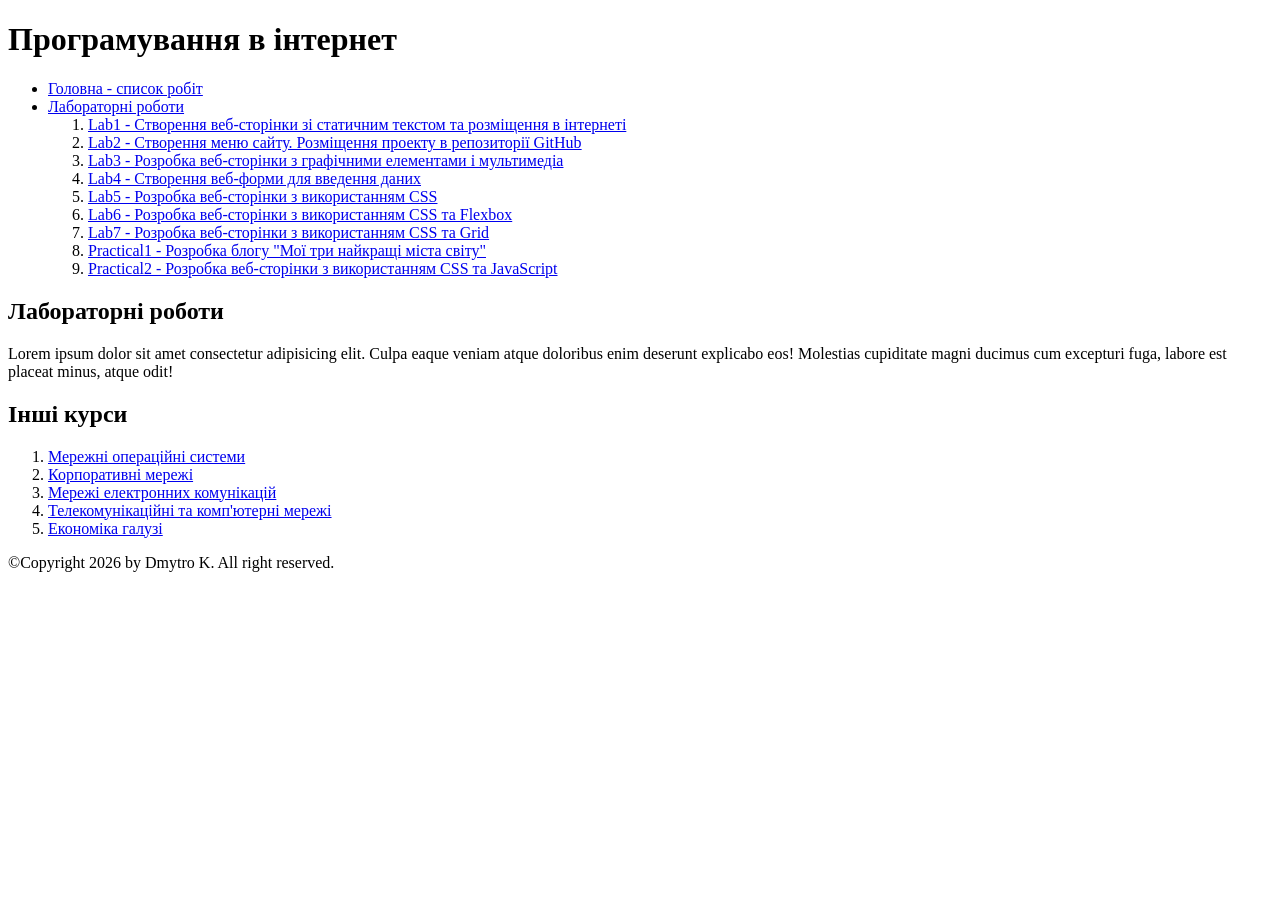
<file: index.html>
<!DOCTYPE html>
<html lang="en">
<head>
    <meta charset="UTF-8">
    <meta name="viewport" content="width=device-width, initial-scale=1.0">
    <title>Document</title>
</head>
<body>
    <header>
        <h1>Програмування в інтернет</h1>
        <nav>
            <ul>
                <li> <a href="index.html"> Головна - список робіт </a> </li>
                <li> <a href="#labs"> Лабораторні роботи </a> 
                <ol>
                    <li> <a href="lab1/index.html"> Lab1 - Створення веб-сторінки зі статичним текстом та розміщення в інтернеті </a> </li>
                    <li> <a href="lab2/index.html"> Lab2 - Створення меню сайту. Розміщення проекту в репозиторії GitHub </a> </li>
                    <li> <a href="lab3/index.html"> Lab3 - Розробка веб-сторінки з графічними елементами і мультимедіа </a> </li>
                    <li> <a href="lab4/index.html"> Lab4 - Створення веб-форми для введення даних </a> </li>
                    <li> <a href="lab5/index.html"> Lab5 - Розробка веб-сторінки з використанням CSS </a> </li>
                    <li> <a href="lab6/index.html"> Lab6 - Розробка веб-сторінки з використанням CSS та Flexbox </a> </li>
                    <li> <a href="lab7/index.html"> Lab7 - Розробка веб-сторінки з використанням CSS та Grid </a> </li>
                    <li> <a href="Practical1/index.html"> Practical1 - Розробка блогу "Мої три найкращі міста світу" </a> </li>
                    <li> <a href="Practical2/index.html"> Practical2 - Розробка веб-сторінки з використанням CSS та JavaScript </a> </li>
                </ol>
                </li>
            </ul>
        </nav>
    </header>

    <main>
        <article>
            <h2 id="labs">Лабораторні роботи</h2>
            <p>Lorem ipsum dolor sit amet consectetur adipisicing elit. Culpa eaque veniam atque doloribus enim deserunt explicabo eos! Molestias cupiditate magni ducimus cum excepturi fuga, labore est placeat minus, atque odit!</p>
        </article>
    </main>

    <aside>
        <h2>Інші курси</h2>
        <ol>
            <li> <a href="https://www.coursera.org/learn/os-power-user-ua"> Мережні операційні системи</a> </li>
            <li> <a href="https://ukr.pritula.academy/teams?utm_source=google&utm_medium=cpc&utm_campaign=23455002239&utm_content=192275936075&utm_term=%D0%BA%D0%BE%D1%80%D0%BF%D0%BE%D1%80%D0%B0%D1%82%D0%B8%D0%B2%D0%BD%D1%96%20%D0%BA%D1%83%D1%80%D1%81%D0%B8&utm_from=g&utm_from=google_ads&gad_source=1&gad_campaignid=23455002239&gbraid=0AAAAADnHyifTEA5CLPU2UcMoDnzvBg2Vv&gclid=CjwKCAjwqonVBhA4EiwA9wYJ3WYX-4rgrewvfRuen-bCdZjtJTmVHyuNTRSi-ZkZAAVYutgE5fQLlRoCRPkQAvD_BwE">Корпоративні мережі</a> </li>
            <li> <a href="https://www.ucnovator.com.ua/uk/navchannia/kke-course/">Мережі електронних комунікацій</a>  </li>
            <li> <a href="https://econom.lnu.edu.ua/course/kompyuterni-merezhi-i-telekomunikatsiji-073-i">Телекомунікаційні та комп'ютерні мережі</a> </li>
            <li> <a href="https://laba.ua/lecture/upravlinnya-finansami-v-biznesi?utm_source=google&utm_medium=cpc&utm_campaign=course&utm_content=search-course_DSA-ua&gad_source=1&gad_campaignid=22995653400&gbraid=0AAAAADkc1S6RNFqD0cpH_S4sEz3a5wS8L&gclid=CjwKCAjwqonVBhA4EiwA9wYJ3Ul9RNosT_lwOTE1ayXXeICo7tXJciAFgh8ujQxdEO337su3h__ZYBoCb80QAvD_BwE">Економіка галузі</a> </li>
        </ol>
    </aside>

    <footer>
        &copy;Copyright 2026 by Dmytro K. All right reserved.
    </footer>
</body>
</html>
</file>
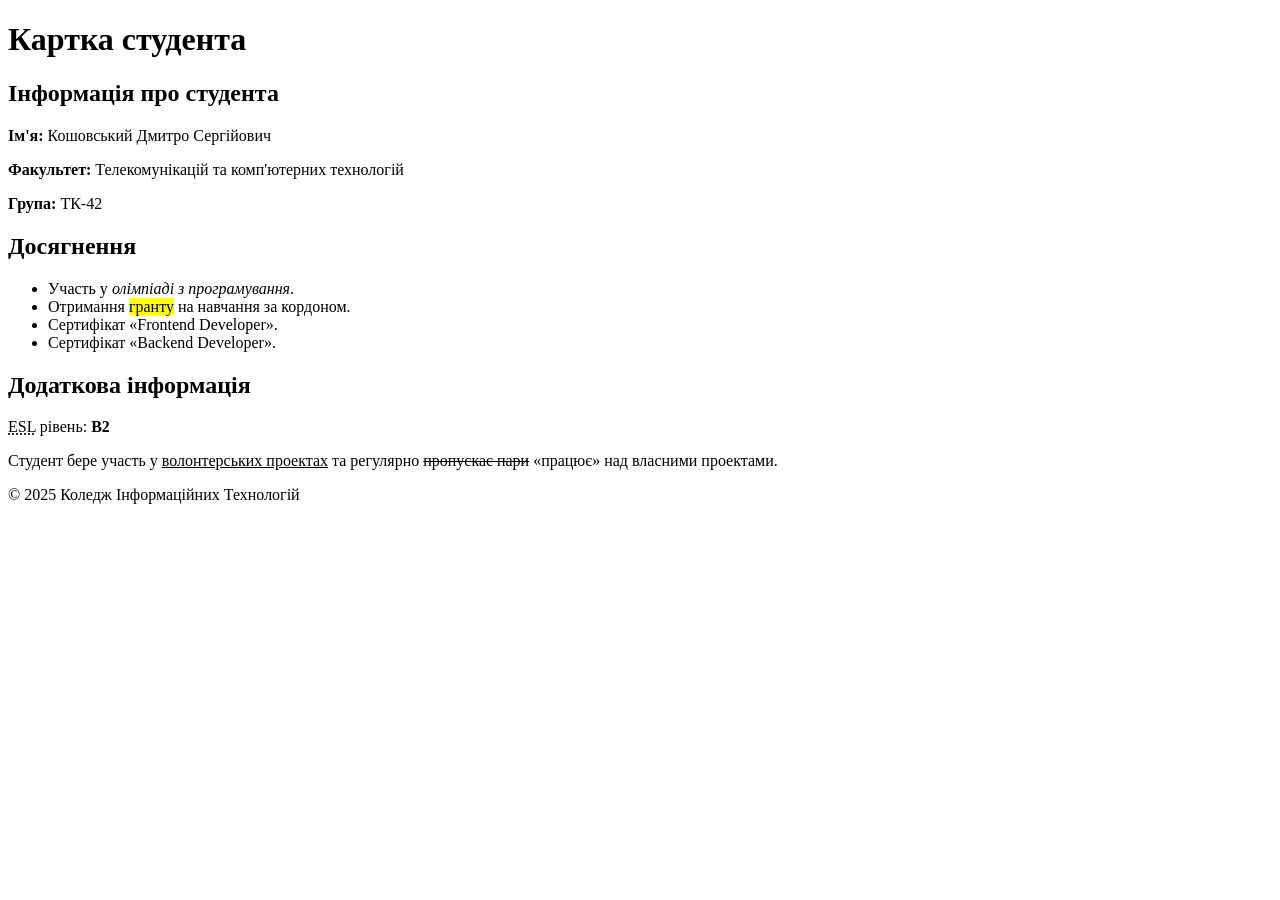
<file: lab1/index.html>
<!DOCTYPE html>
<html lang="uk">
<head>
    <meta charset="UTF-8">
    <title>Картка студента</title>
</head>
<body>
    <header>
        <h1>Картка студента</h1>
    </header>

    <main>
        <section>
            <h2>Інформація про студента</h2>

            <p><strong>Ім'я:</strong> Кошовський Дмитро Сергійович</p>
            <p><strong>Факультет:</strong> Телекомунікацій та комп'ютерних технологій </p>
            <p><strong>Група:</strong> ТК-42</p>
        </section>

        <section>
            <h2>Досягнення</h2>
            <ul>
                <li>Участь у <em>олімпіаді з програмування</em>.</li>
                <li>Отримання <mark>гранту</mark> на навчання за кордоном.</li>
                <li>Сертифікат «Frontend Developer».</li>
                <li>Сертифікат «Backend Developer».</li>
            </ul>
        </section>

        <section>
            <h2>Додаткова інформація</h2>

            <p><abbr title="English as a Second Language">ESL</abbr> рівень: <strong>B2</strong></p>

            <p>
                Студент бере участь у <ins>волонтерських проектах</ins> та регулярно
                <del>пропускає пари</del> <q>працює</q> над власними проектами.
            </p>
        </section>
    </main>

    <footer>
        <p>© 2025 Коледж Інформаційних Технологій</p>
    </footer>
</body>
</html>
</file>
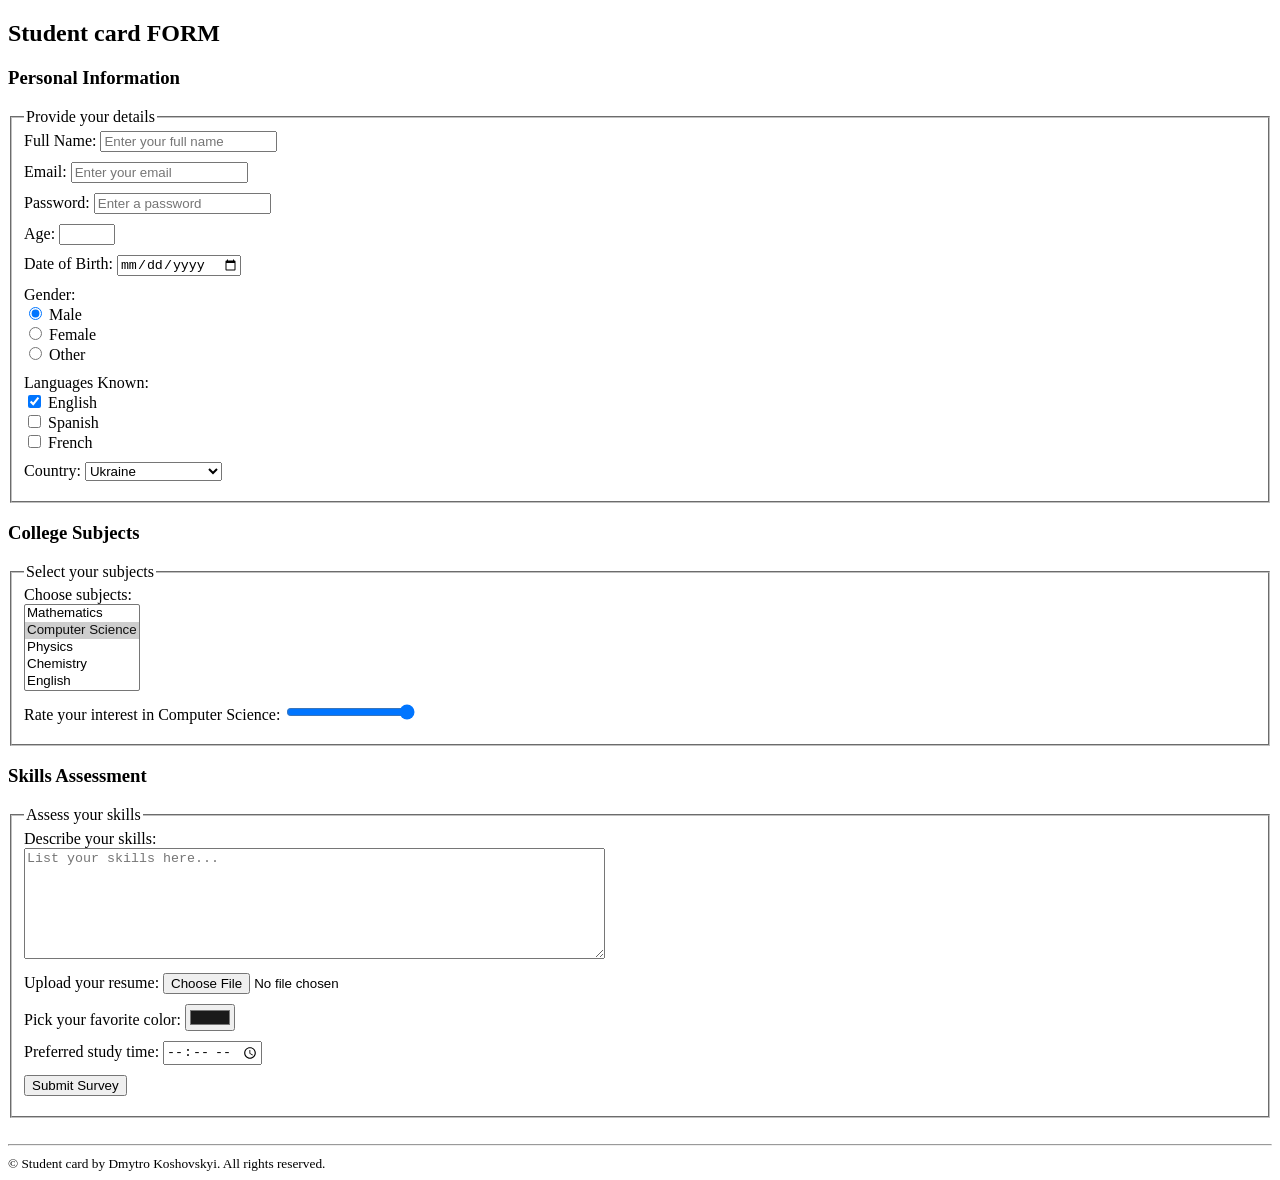
<file: lab4/index.html>
<!DOCTYPE html>
<html lang="en">

<head>
    <meta charset="UTF-8">
    <meta name="viewport" content="width=device-width, initial-scale=1.0">
    <title>Student card FORM</title>
    <style>
        div {
            margin-bottom: 10px;
        }
    </style>
</head>

<body>
    <header>
        <h2>Student card FORM</h2>
    </header>

    <main>
        <section>
            <form action="." method="post" enctype="multipart/form-data">
                <h3>Personal Information</h3>
                <fieldset>
                    <legend>Provide your details</legend>

                    <div>
                        <label for="fullname">Full Name:</label>
                        <input type="text" id="fullname" name="fullname" placeholder="Enter your full name" value="" required>
                    </div>

                    <div>
                        <label for="email">Email:</label>
                        <input type="email" id="email" name="email" placeholder="Enter your email" value="" required>
                    </div>

                    <div>
                        <label for="password">Password:</label>
                        <input type="password" id="password" name="password" placeholder="Enter a password" required>
                    </div>

                    <div>
                        <label for="age">Age:</label>
                        <input type="number" id="age" name="age" min="0" max="120" required>
                    </div>

                    <div>
                        <label for="date">Date of Birth:</label>
                        <input type="date" id="date" name="date">
                    </div>

                    <div>
                        <label>Gender:</label><br>
                        <input type="radio" id="male" name="gender" value="male" checked>
                        <label for="male">Male</label><br>
                        <input type="radio" id="female" name="gender" value="female">
                        <label for="female">Female</label><br>
                        <input type="radio" id="other" name="gender" value="other">
                        <label for="other">Other</label>
                    </div>

                    <div>
                        <label>Languages Known:</label><br>
                        <input type="checkbox" id="languages1" name="languages" value="english" checked>
                        <label for="languages1">English</label><br>
                        <input type="checkbox" id="languages2" name="languages" value="spanish">
                        <label for="languages2">Spanish</label><br>
                        <input type="checkbox" id="languages3" name="languages" value="french">
                        <label for="languages3">French</label>
                    </div>

                    <div>
                        <label for="country">Country:</label>
                        <select id="country" name="country" required>
                            <option value="">Select your country</option>
                            <option value="ukraine" selected>Ukraine</option>
                            <option value="usa">USA</option>
                            <option value="canada">Canada</option>
                            <option value="uk">UK</option>
                        </select>
                    </div>

                </fieldset>

                <h3>College Subjects</h3>

                <fieldset>
                    <legend>Select your subjects</legend>

                    <div>
                        <label for="subjects">Choose subjects:</label>
                        <br>
                        <select multiple id="subjects" name="subjects" size="5">
                            <option value="math">Mathematics</option>
                            <option value="cs" selected>Computer Science</option>
                            <option value="physics">Physics</option>
                            <option value="chemistry">Chemistry</option>
                            <option value="english">English</option>
                        </select>
                    </div>

                    <div>
                        <label for="range">Rate your interest in Computer Science:</label>
                        <input type="range" id="range" name="range" min="1" max="10" value="10">
                    </div>

                </fieldset>

                <h3>Skills Assessment</h3>
                <fieldset>
                    <legend>Assess your skills</legend>
                    <div>
                        <label for="textarea">Describe your skills:</label>
                        <br>
                        <textarea id="textarea" name="textarea" rows="7" cols="70" placeholder="List your skills here..."></textarea>
                    </div>

                    <div>
                        <label for="file">Upload your resume:</label>
                        <input type="file" id="file" name="file">
                    </div>
                    
                    <div>
                        <label for="color">Pick your favorite color:</label>
                        <input type="color" id="color" name="color" value="#1a1a1a">
                    </div>

                    <div>
                        <label for="time">Preferred study time:</label>
                        <input type="time" id="time" name="time">
                    </div>
                    <div>
                        <button type="submit">Submit Survey</button>
                    </div>
                </fieldset>
            </form>
        </section>
    </main>

    <br>
    <hr>
    <footer>
        <small>&copy; Student card by Dmytro Koshovskyi. All rights reserved.</small>
    </footer>

</body>
</html>
</file>
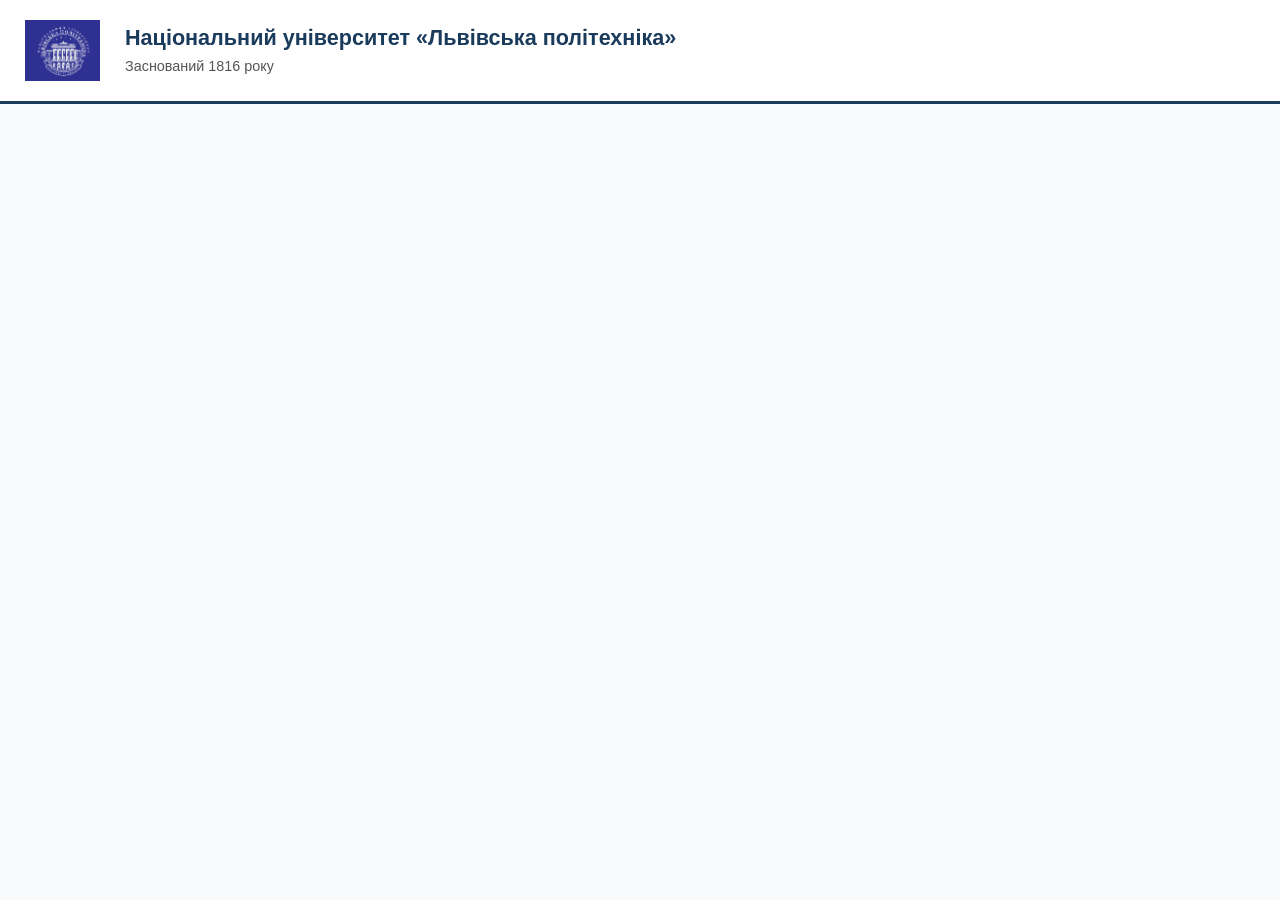
<file: lab5/index.html>
<!DOCTYPE html>
<html lang="uk">
<head>
    <meta charset="UTF-8">
    <meta name="viewport" content="width=device-width, initial-scale=1.0">
    <title>Лабораторна робота №5 - Варіант 2</title>
    <link rel="stylesheet" href="css/styles.css">
</head>
<body>

    <header id="logos_container" class="logos-header">
        <div class="container logos-wrapper">
            <div class="logo-box">
                <a href="https://lpnu.ua/" class="logo-link" title="Головна">
                    <img src="images/logo.png" alt="Львівська політехніка" class="logo-img">
                </a>
            </div>
            <div class="title-box">
                <h1 class="site-title">Національний університет «Львівська політехніка»</h1>
                <p class="site-subtitle">Заснований 1816 року</p>
            </div>
        </div>
    </header>

</body>
</html>
</file>
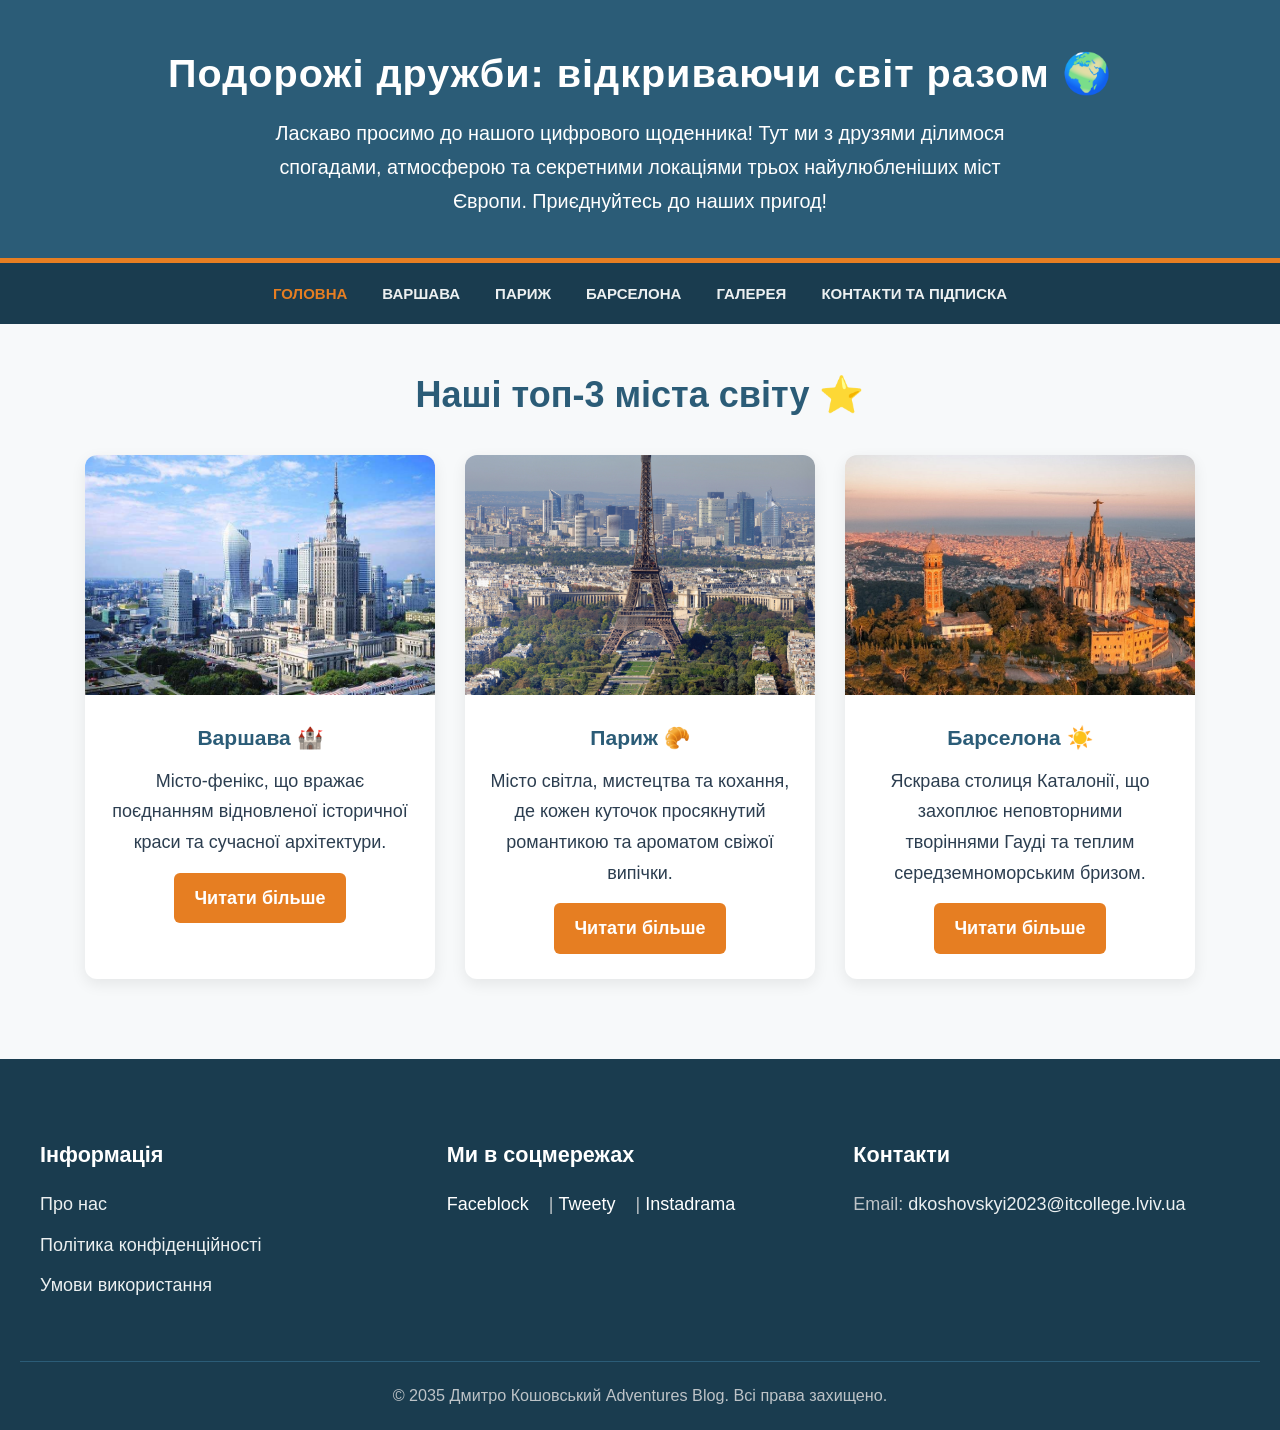
<file: Practical1/index.html>
<!DOCTYPE html>
<html lang="uk">
<head>
    <meta charset="UTF-8">
    <meta name="viewport" content="width=device-width, initial-scale=1.0">
    <title>Global Adventures Blog — Головна</title>
    <link rel="stylesheet" href="css/style.css">
    <link rel="icon" href="img/favicon.ico" type="image/x-icon">
</head>
<body>

    <header class="site-header">
        <h1>Подорожі дружби: відкриваючи світ разом <span role="img" aria-label="глобус">🌍</span></h1>
        <p>Ласкаво просимо до нашого цифрового щоденника! Тут ми з друзями ділимося спогадами, атмосферою та секретними локаціями трьох найулюбленіших міст Європи. Приєднуйтесь до наших пригод!</p>
    </header>

    <nav class="main-nav">
        <ul>
            <li><a href="index.html" class="active">Головна</a></li>
            <li><a href="warsaw.html">Варшава</a></li>
            <li><a href="paris.html">Париж</a></li>
            <li><a href="barcelona.html">Барселона</a></li>
            <li><a href="gallery.html">Галерея</a></li>
            <li><a href="contact.html">Контакти та Підписка</a></li>
        </ul>
    </nav>

    <main>
        <section class="intro-cards">
            <h2>Наші топ-3 міста світу <span role="img" aria-label="зірка">⭐</span></h2>
            <div class="card-grid">
                
                <figure class="city-card">
                    <img src="img/warsaw.jpg" alt="Старе місто у Варшаві">
                    <figcaption>
                        <h3>Варшава <span role="img" aria-label="замок">🏰</span></h3>
                        <p>Місто-фенікс, що вражає поєднанням відновленої історичної краси та сучасної архітектури.</p>
                        <a href="warsaw.html" class="btn">Читати більше</a>
                    </figcaption>
                </figure>

                <figure class="city-card">
                    <img src="img/paris.jpg" alt="Ейфелева вежа в Парижі">
                    <figcaption>
                        <h3>Париж <span role="img" aria-label="круасан">🥐</span></h3>
                        <p>Місто світла, мистецтва та кохання, де кожен куточок просякнутий романтикою та ароматом свіжої випічки.</p>
                        <a href="paris.html" class="btn">Читати більше</a>
                    </figcaption>
                </figure>

                <figure class="city-card">
                    <img src="img/barcelona.jpg" alt="Архітектура Гауді в Барселоні">
                    <figcaption>
                        <h3>Барселона <span role="img" aria-label="сонце">☀️</span></h3>
                        <p>Яскрава столиця Каталонії, що захоплює неповторними творіннями Гауді та теплим середземноморським бризом.</p>
                        <a href="barcelona.html" class="btn">Читати більше</a>
                    </figcaption>
                </figure>

            </div>
        </section>
    </main>

    <footer class="site-footer">
        <div class="footer-content">
            <div class="footer-links">
                <h4>Інформація</h4>
                <ul>
                    <li><a href="#">Про нас</a></li>
                    <li><a href="#">Політика конфіденційності</a></li>
                    <li><a href="#">Умови використання</a></li>
                </ul>
            </div>

            <div class="footer-socials">
                <h4>Ми в соцмережах</h4>
                <a href="#">Faceblock</a> |
                <a href="#">Tweety</a> |
                <a href="#">Instadrama</a>
            </div>

            <div class="footer-contact">
                <h4>Контакти</h4>
                <p>Email: <a href="mailto:dkoshovskyi2023@itcollege.lviv.ua">dkoshovskyi2023@itcollege.lviv.ua</a></p>
            </div>
        </div>
        <div class="footer-copyright">
            <p>&copy; 2035 Дмитро Кошовський Adventures Blog. Всі права захищено.</p>
        </div>
    </footer>

</body>
</html>
</file>
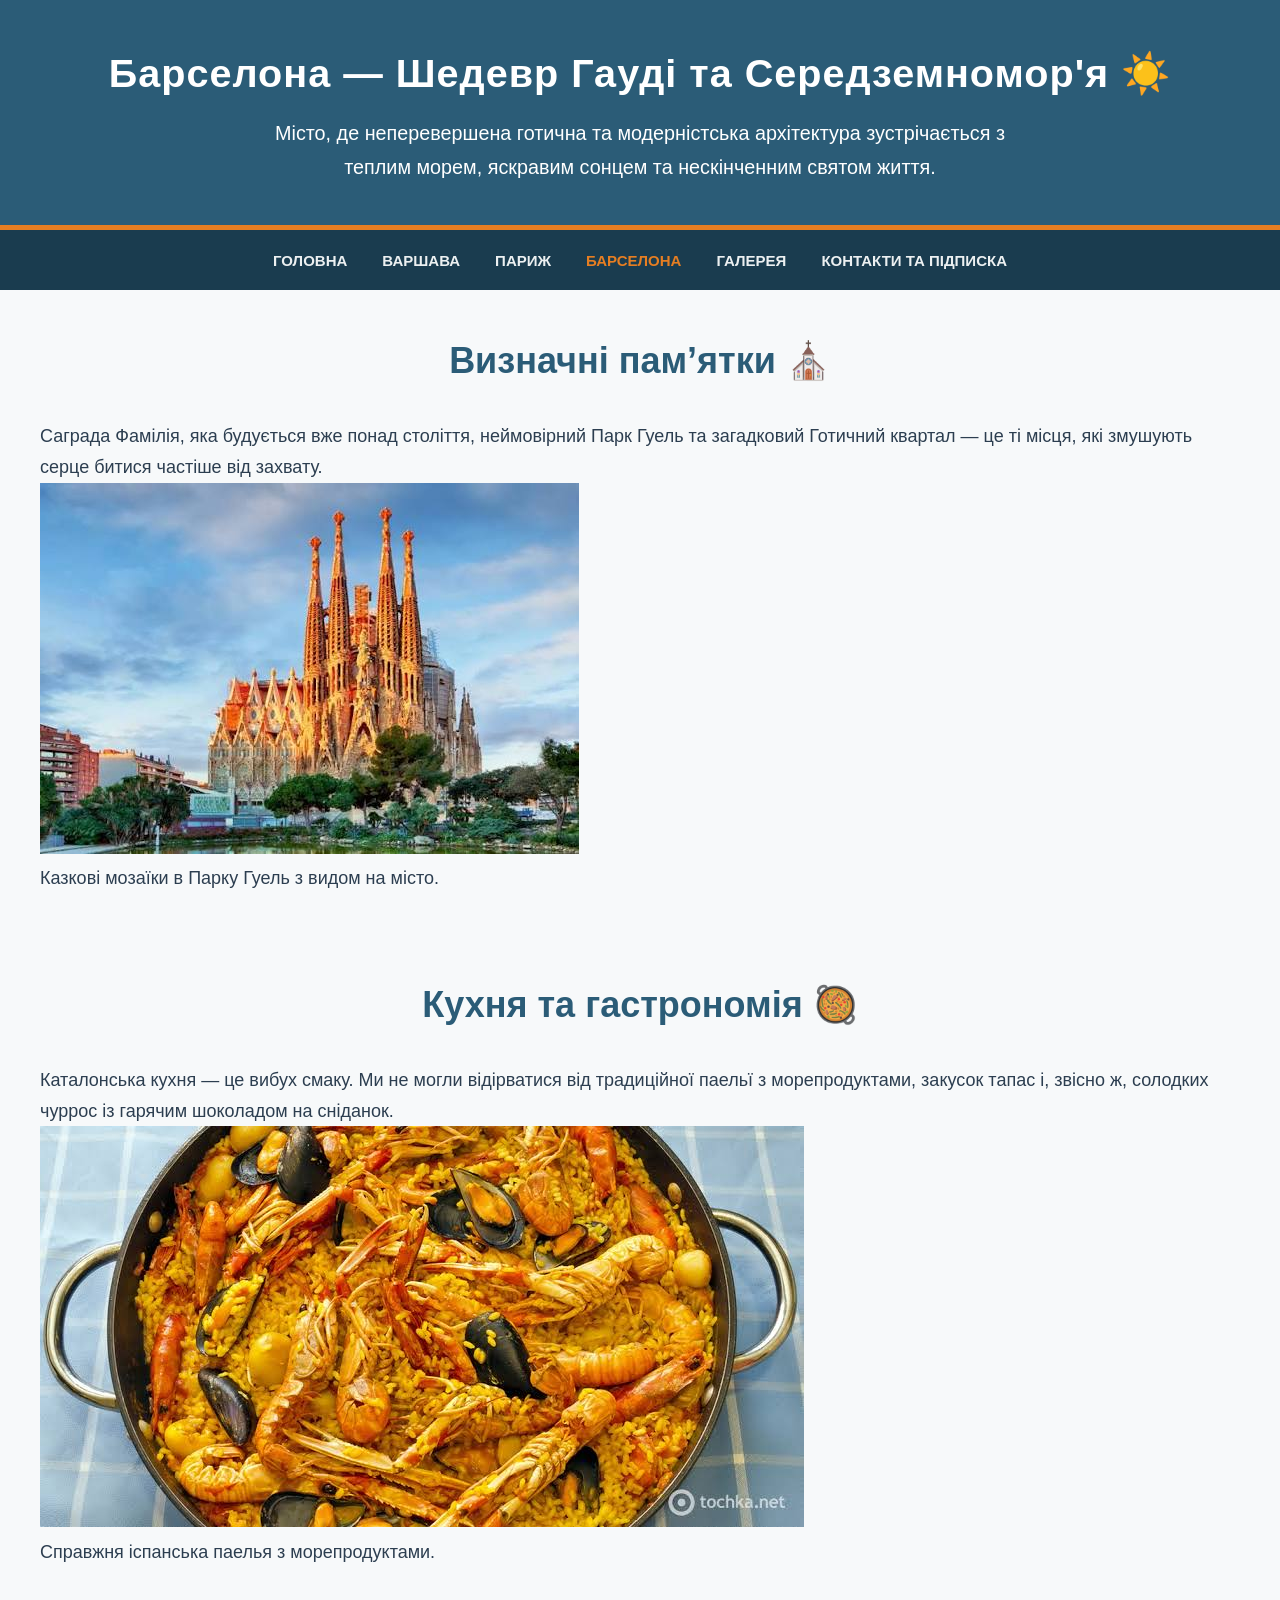
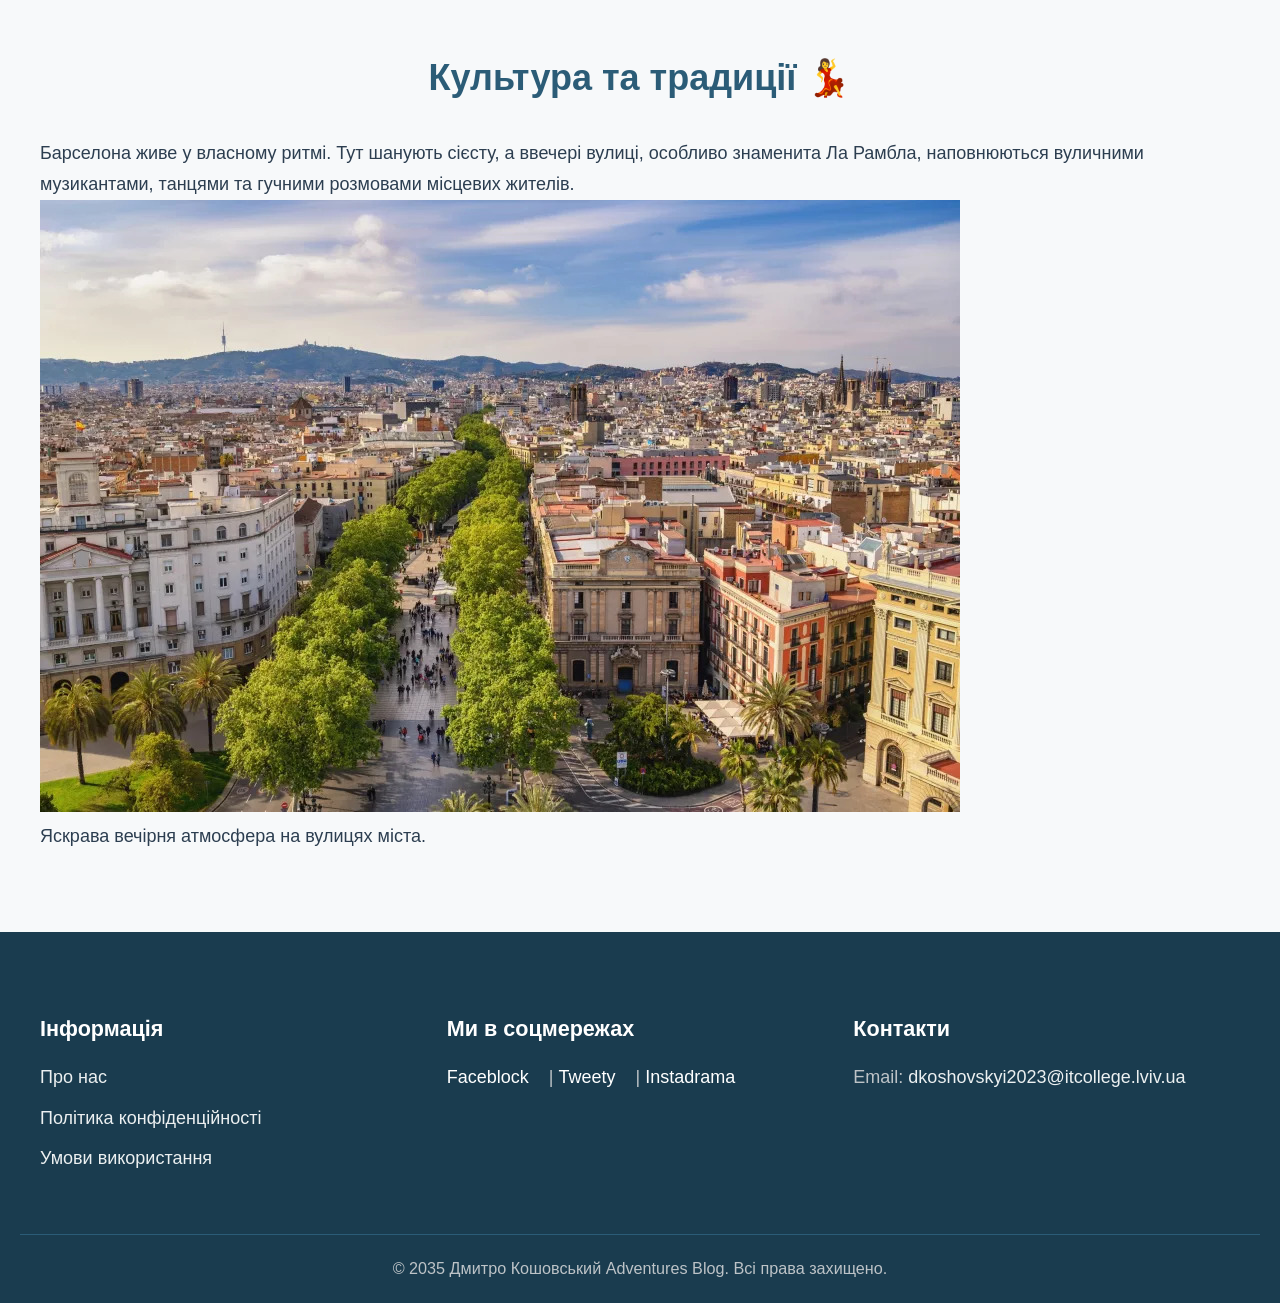
<file: Practical1/barcelona.html>
<!DOCTYPE html>
<html lang="uk">
<head>
    <meta charset="UTF-8">
    <meta name="viewport" content="width=device-width, initial-scale=1.0">
    <title>Барселона — Global Adventures Blog</title>
    <link rel="stylesheet" href="css/style.css">
    <link rel="icon" href="img/favicon.ico" type="image/x-icon">
</head>
<body>

    <header class="site-header">
        <h1>Барселона — Шедевр Гауді та Середземномор'я <span role="img" aria-label="сонце">☀️</span></h1>
        <p>Місто, де неперевершена готична та модерністська архітектура зустрічається з теплим морем, яскравим сонцем та нескінченним святом життя.</p>
    </header>

    <nav class="main-nav">
        <ul>
            <li><a href="index.html">Головна</a></li>
            <li><a href="warsaw.html">Варшава</a></li>
            <li><a href="paris.html">Париж</a></li>
            <li><a href="barcelona.html" class="active">Барселона</a></li>
            <li><a href="gallery.html">Галерея</a></li>
            <li><a href="contact.html">Контакти та Підписка</a></li>
        </ul>
    </nav>

    <main>
        <section class="city-section">
            <h2>Визначні пам’ятки <span role="img" aria-label="церква">⛪</span></h2>
            <p>Саграда Фамілія, яка будується вже понад століття, неймовірний Парк Гуель та загадковий Готичний квартал — це ті місця, які змушують серце битися частіше від захвату.</p>
            <figure>
                <img src="img/barcelona_pt.jpg" alt="Архітектура Барселони">
                <figcaption>Казкові мозаїки в Парку Гуель з видом на місто.</figcaption>
            </figure>
        </section>

        <section class="city-section">
            <h2>Кухня та гастрономія <span role="img" aria-label="паелья">🥘</span></h2>
            <p>Каталонська кухня — це вибух смаку. Ми не могли відірватися від традиційної паельї з морепродуктами, закусок тапас і, звісно ж, солодких чуррос із гарячим шоколадом на сніданок.</p>
            <figure>
                <img src="img/barcelona_food.jpg" alt="Традиційна каталонська паелья">
                <figcaption>Справжня іспанська паелья з морепродуктами.</figcaption>
            </figure>
        </section>

        <section class="city-section">
            <h2>Культура та традиції <span role="img" aria-label="танцівниця">💃</span></h2>
            <p>Барселона живе у власному ритмі. Тут шанують сієсту, а ввечері вулиці, особливо знаменита Ла Рамбла, наповнюються вуличними музикантами, танцями та гучними розмовами місцевих жителів.</p>
            <figure>
                <img src="img/barcelona_vibe.jpg" alt="Вулична атмосфера Барселони">
                <figcaption>Яскрава вечірня атмосфера на вулицях міста.</figcaption>
            </figure>
        </section>
    </main>

    <footer class="site-footer">
        <div class="footer-content">
            <div class="footer-links">
                <h4>Інформація</h4>
                <ul>
                    <li><a href="#">Про нас</a></li>
                    <li><a href="#">Політика конфіденційності</a></li>
                    <li><a href="#">Умови використання</a></li>
                </ul>
            </div>

            <div class="footer-socials">
                <h4>Ми в соцмережах</h4>
                <a href="#">Faceblock</a> |
                <a href="#">Tweety</a> |
                <a href="#">Instadrama</a>
            </div>

            <div class="footer-contact">
                <h4>Контакти</h4>
                <p>Email: <a href="mailto:dkoshovskyi2023@itcollege.lviv.ua">dkoshovskyi2023@itcollege.lviv.ua</a></p>
            </div>
        </div>
        <div class="footer-copyright">
            <p>&copy; 2035 Дмитро Кошовський Adventures Blog. Всі права захищено.</p>
        </div>
    </footer>

</body>
</html>
</file>
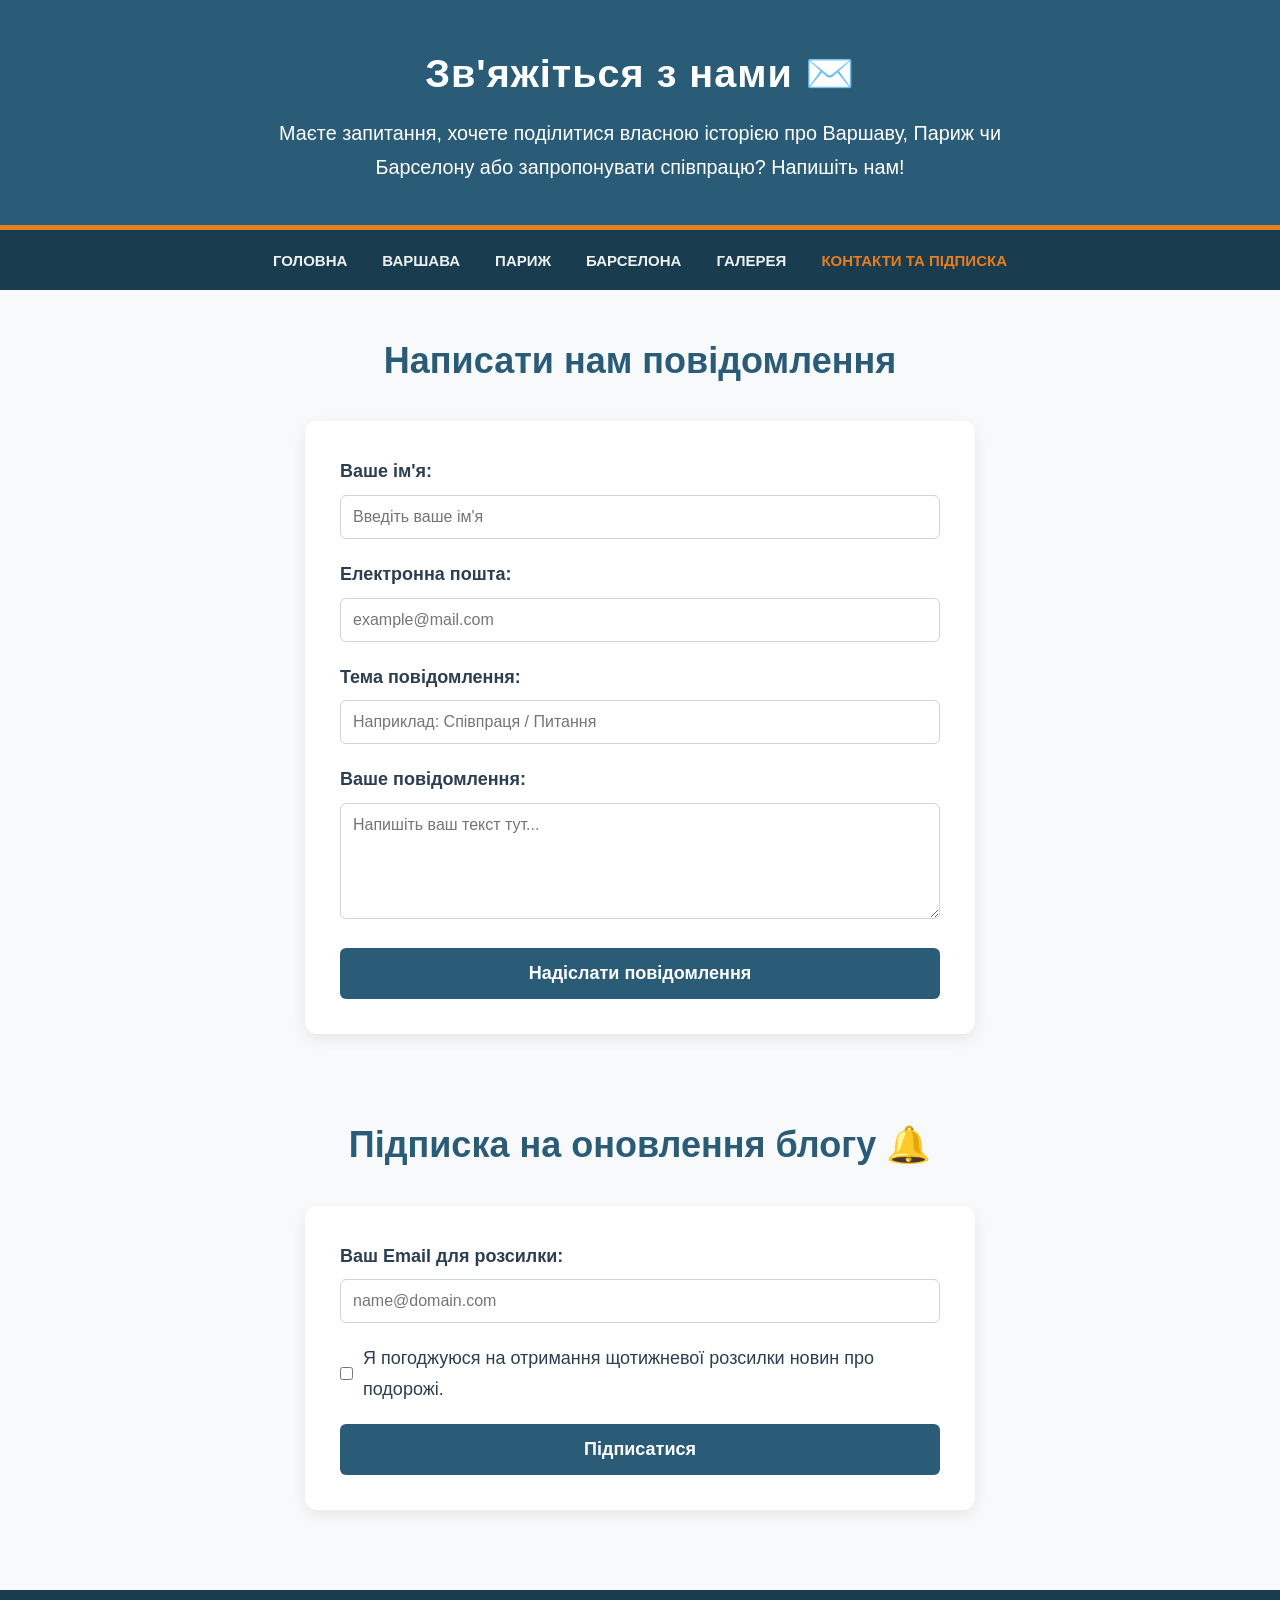
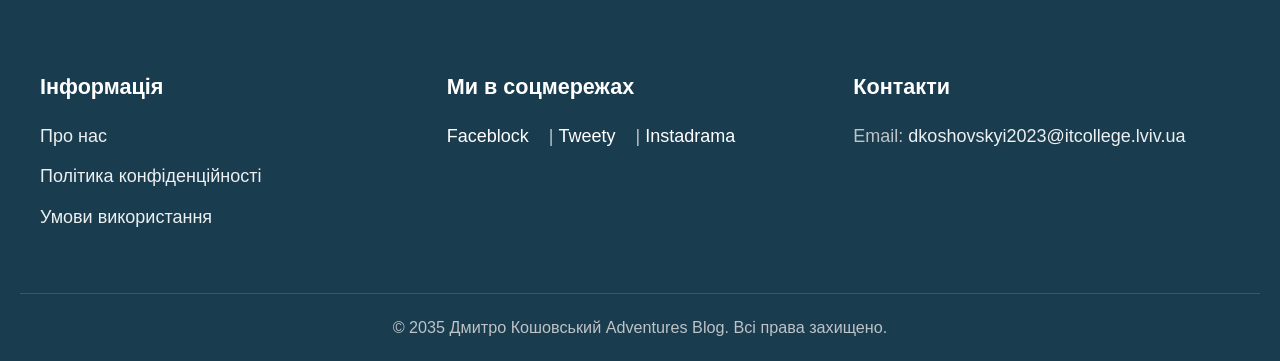
<file: Practical1/contact.html>
<!DOCTYPE html>
<html lang="uk">
<head>
    <meta charset="UTF-8">
    <meta name="viewport" content="width=device-width, initial-scale=1.0">
    <title>Контакти та Підписка — Global Adventures Blog</title>
    <link rel="stylesheet" href="css/style.css">
    <link rel="icon" href="img/favicon.ico" type="image/x-icon">
</head>
<body>

    <header class="site-header">
        <h1>Зв'яжіться з нами <span role="img" aria-label="лист">✉️</span></h1>
        <p>Маєте запитання, хочете поділитися власною історією про Варшаву, Париж чи Барселону або запропонувати співпрацю? Напишіть нам!</p>
    </header>

    <nav class="main-nav">
        <ul>
            <li><a href="index.html">Головна</a></li>
            <li><a href="warsaw.html">Варшава</a></li>
            <li><a href="paris.html">Париж</a></li>
            <li><a href="barcelona.html">Барселона</a></li>
            <li><a href="gallery.html">Галерея</a></li>
            <li><a href="contact.html" class="active">Контакти та Підписка</a></li>
        </ul>
    </nav>

    <main class="forms-container">
        
        <section class="form-section">
            <h2>Написати нам повідомлення</h2>
            <form action="#" method="post">
                
                <div>
                    <label for="username">Ваше ім'я:</label>
                    <input type="text" id="username" name="username" placeholder="Введіть ваше ім'я" required>
                </div>

                <div>
                    <label for="useremail">Електронна пошта:</label>
                    <input type="email" id="useremail" name="useremail" placeholder="example@mail.com" required>
                </div>

                <div>
                    <label for="subject">Тема повідомлення:</label>
                    <input type="text" id="subject" name="subject" placeholder="Наприклад: Співпраця / Питання" required>
                </div>

                <div>
                    <label for="message">Ваше повідомлення:</label>
                    <textarea id="message" name="message" rows="5" placeholder="Напишіть ваш текст тут..." required></textarea>
                </div>

                <button type="submit">Надіслати повідомлення</button>
            </form>
        </section>

        <section class="form-section">
            <h2>Підписка на оновлення блогу <span role="img" aria-label="дзвіночок">🔔</span></h2>
            <form action="#" method="post">
                
                <div>
                    <label for="newsletter-email">Ваш Email для розсилки:</label>
                    <input type="email" id="newsletter-email" name="newsletter-email" placeholder="name@domain.com" required>
                </div>

                <div style="display: flex; align-items: center; gap: 10px; margin-bottom: 20px;">
                    <input type="checkbox" id="consent" name="consent" required style="width: auto; margin: 0;">
                    <label for="consent" style="margin: 0; font-weight: normal;">Я погоджуюся на отримання щотижневої розсилки новин про подорожі.</label>
                </div>

                <button type="submit">Підписатися</button>
            </form>
        </section>

    </main>

    <footer class="site-footer">
        <div class="footer-content">
            <div class="footer-links">
                <h4>Інформація</h4>
                <ul>
                    <li><a href="#">Про нас</a></li>
                    <li><a href="#">Політика конфіденційності</a></li>
                    <li><a href="#">Умови використання</a></li>
                </ul>
            </div>

            <div class="footer-socials">
                <h4>Ми в соцмережах</h4>
                <a href="#">Faceblock</a> |
                <a href="#">Tweety</a> |
                <a href="#">Instadrama</a>
            </div>

            <div class="footer-contact">
                <h4>Контакти</h4>
                <p>Email: <a href="mailto:dkoshovskyi2023@itcollege.lviv.ua">dkoshovskyi2023@itcollege.lviv.ua</a></p>
            </div>
        </div>
        <div class="footer-copyright">
            <p>&copy; 2035 Дмитро Кошовський Adventures Blog. Всі права захищено.</p>
        </div>
    </footer>

</body>
</html>
</file>
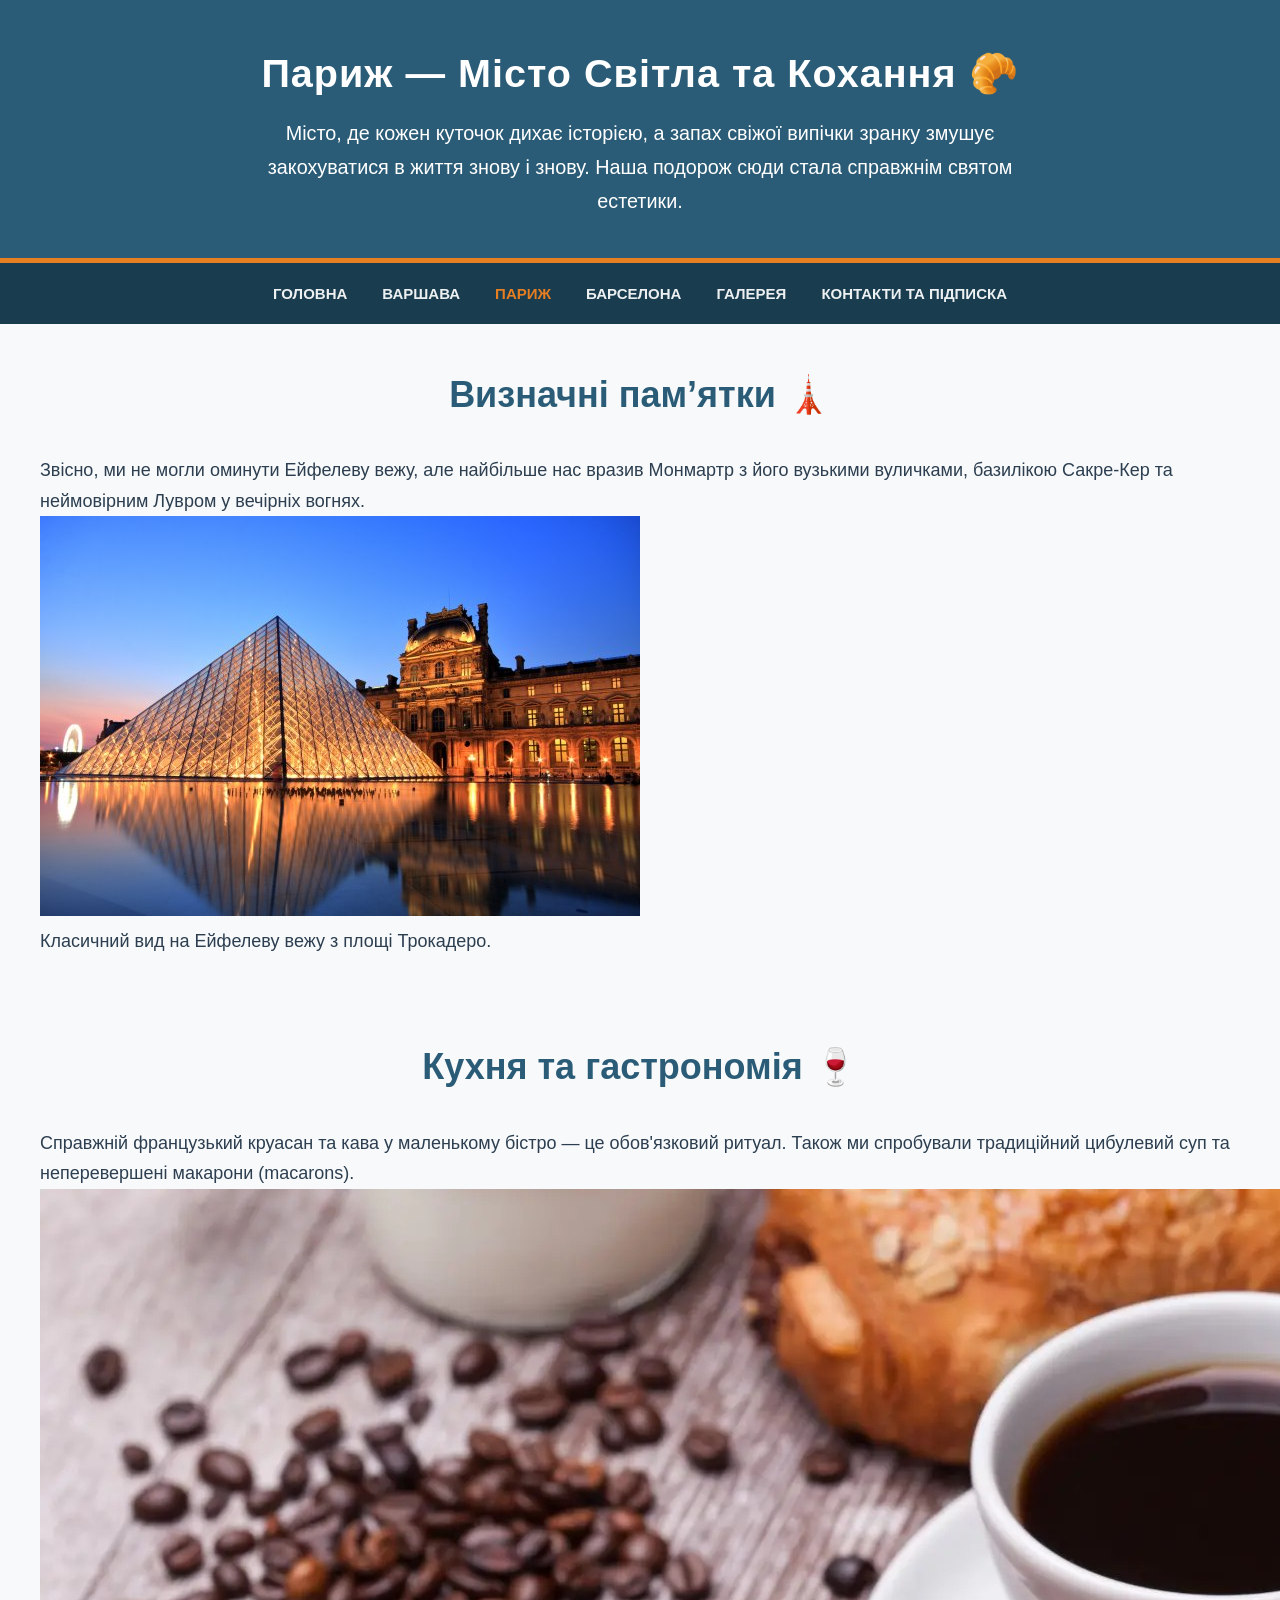
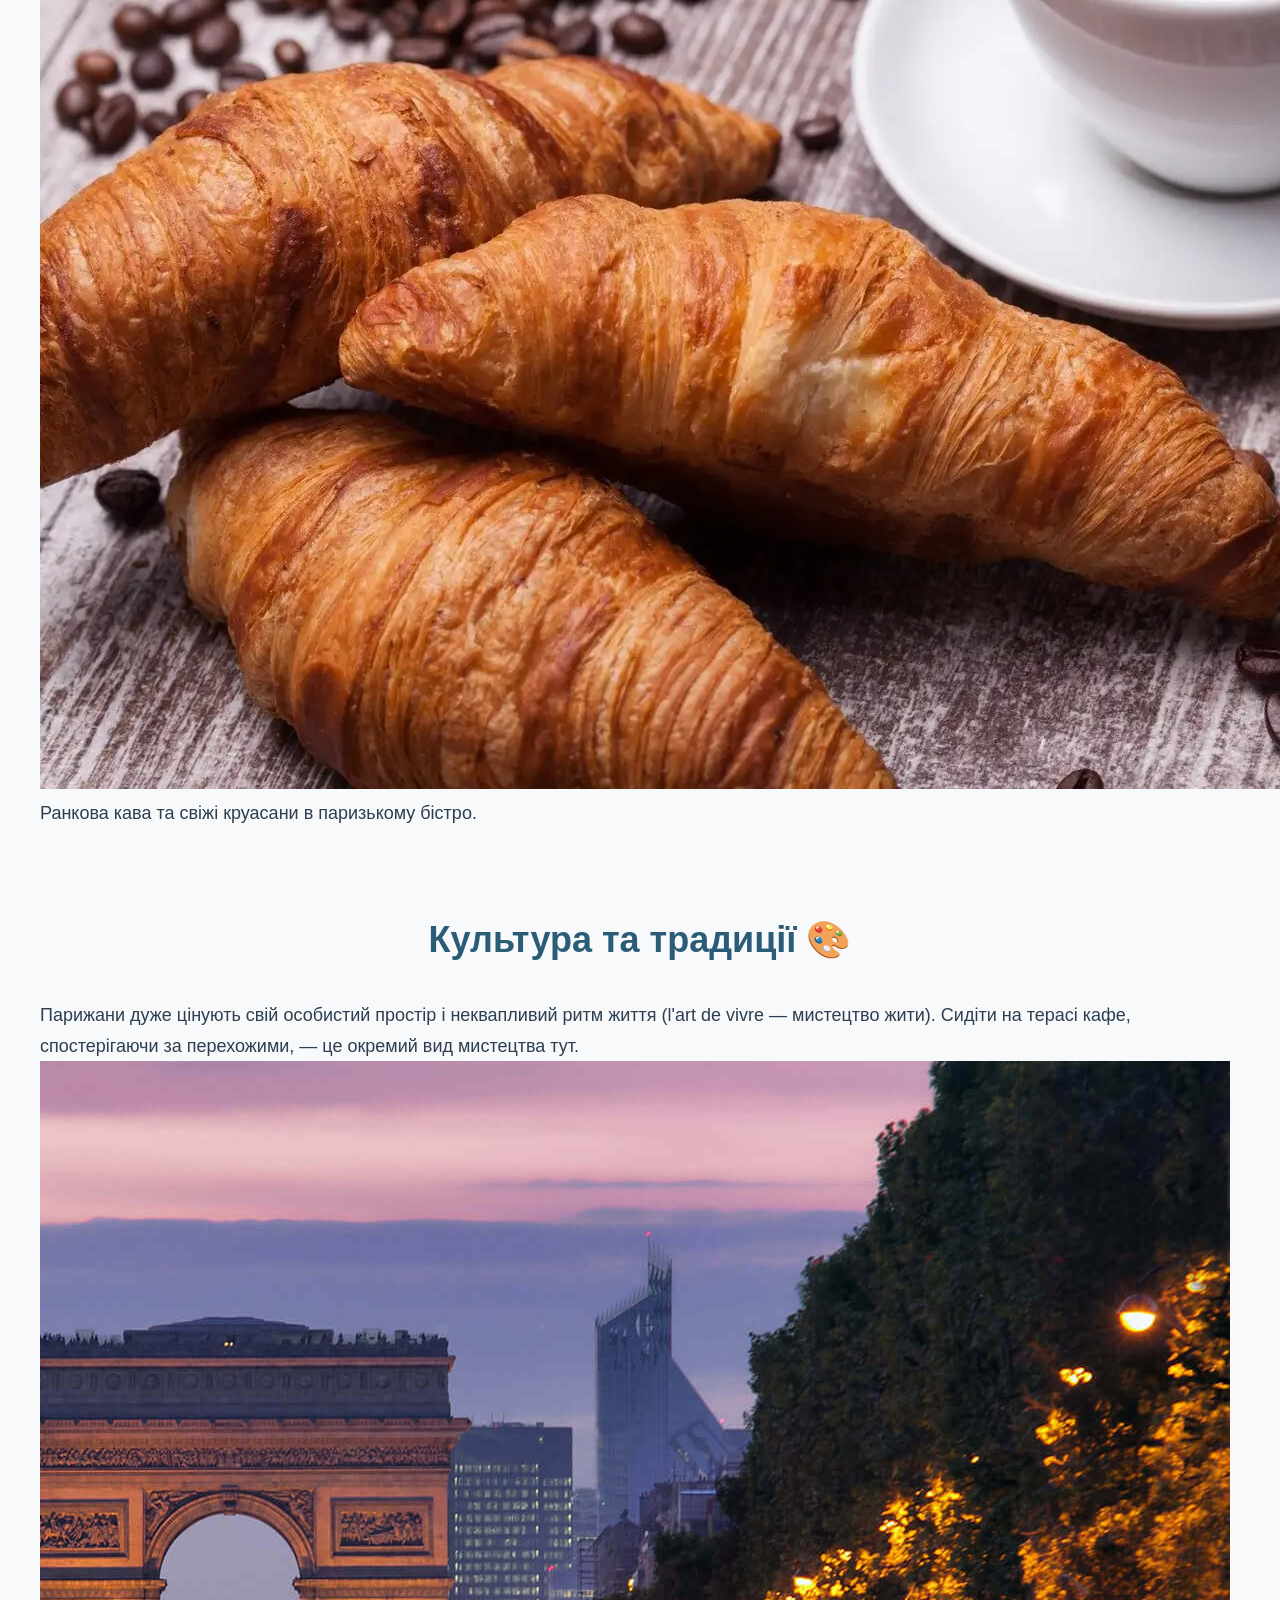
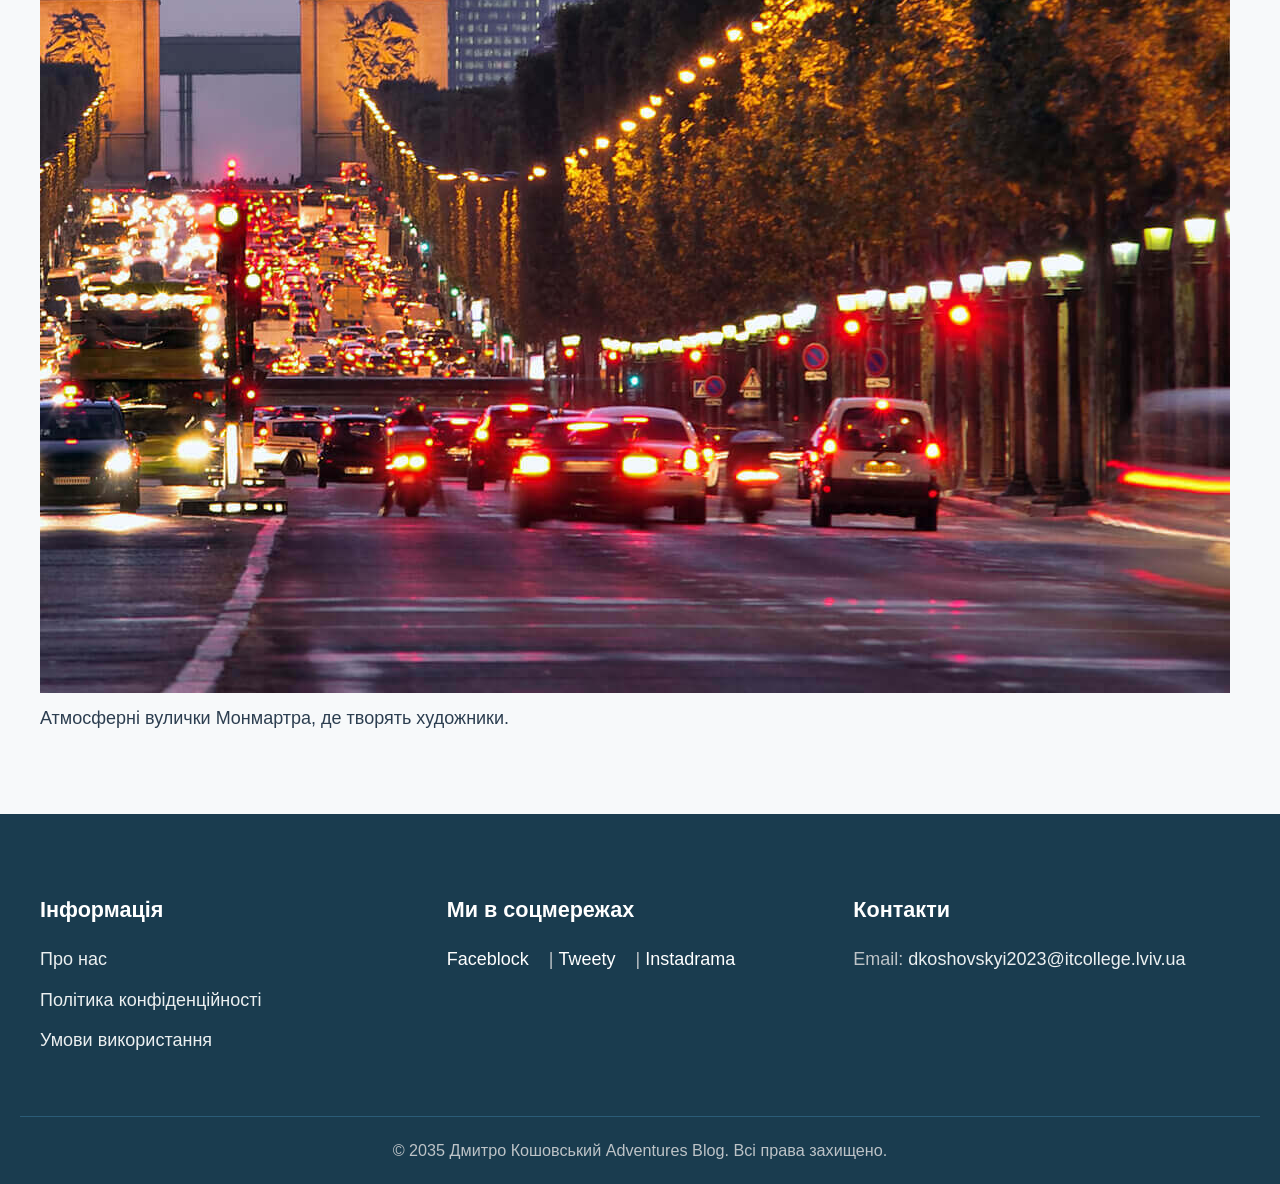
<file: Practical1/paris.html>
<!DOCTYPE html>
<html lang="uk">
<head>
    <meta charset="UTF-8">
    <meta name="viewport" content="width=device-width, initial-scale=1.0">
    <title>Париж — Global Adventures Blog</title>
    <link rel="stylesheet" href="css/style.css">
    <link rel="icon" href="img/favicon.ico" type="image/x-icon">
</head>
<body>

    <header class="site-header">
        <h1>Париж — Місто Світла та Кохання <span role="img" aria-label="круасан">🥐</span></h1>
        <p>Місто, де кожен куточок дихає історією, а запах свіжої випічки зранку змушує закохуватися в життя знову і знову. Наша подорож сюди стала справжнім святом естетики.</p>
    </header>

    <nav class="main-nav">
        <ul>
            <li><a href="index.html">Головна</a></li>
            <li><a href="warsaw.html">Варшава</a></li>
            <li><a href="paris.html" class="active">Париж</a></li>
            <li><a href="barcelona.html">Барселона</a></li>
            <li><a href="gallery.html">Галерея</a></li>
            <li><a href="contact.html">Контакти та Підписка</a></li>
        </ul>
    </nav>

    <main>
        <section class="city-section">
            <h2>Визначні пам’ятки <span role="img" aria-label="вежа">🗼</span></h2>
            <p>Звісно, ми не могли оминути Ейфелеву вежу, але найбільше нас вразив Монмартр з його вузькими вуличками, базилікою Сакре-Кер та неймовірним Лувром у вечірніх вогнях.</p>
            <figure>
                <img src="img/paris_pt.jpg" alt="Ейфелева вежа">
                <figcaption>Класичний вид на Ейфелеву вежу з площі Трокадеро.</figcaption>
            </figure>
        </section>

        <section class="city-section">
            <h2>Кухня та гастрономія <span role="img" aria-label="вино">🍷</span></h2>
            <p>Справжній французький круасан та кава у маленькому бістро — це обов'язковий ритуал. Також ми спробували традиційний цибулевий суп та неперевершені макарони (macarons).</p>
            <figure>
                <img src="img/paris_food.jpg" alt="Французька випічка та кава">
                <figcaption>Ранкова кава та свіжі круасани в паризькому бістро.</figcaption>
            </figure>
        </section>

        <section class="city-section">
            <h2>Культура та традиції <span role="img" aria-label="палітра">🎨</span></h2>
            <p>Парижани дуже цінують свій особистий простір і неквапливий ритм життя (l'art de vivre — мистецтво жити). Сидіти на терасі кафе, спостерігаючи за перехожими, — це окремий вид мистецтва тут.</p>
            <figure>
                <img src="img/paris_vibe.jpg" alt="Паризька атмосфера та вуличні митці">
                <figcaption>Атмосферні вулички Монмартра, де творять художники.</figcaption>
            </figure>
        </section>
    </main>

    <footer class="site-footer">
        <div class="footer-content">
            <div class="footer-links">
                <h4>Інформація</h4>
                <ul>
                    <li><a href="#">Про нас</a></li>
                    <li><a href="#">Політика конфіденційності</a></li>
                    <li><a href="#">Умови використання</a></li>
                </ul>
            </div>

            <div class="footer-socials">
                <h4>Ми в соцмережах</h4>
                <a href="#">Faceblock</a> |
                <a href="#">Tweety</a> |
                <a href="#">Instadrama</a>
            </div>

            <div class="footer-contact">
                <h4>Контакти</h4>
                <p>Email: <a href="mailto:dkoshovskyi2023@itcollege.lviv.ua">dkoshovskyi2023@itcollege.lviv.ua</a></p>
            </div>
        </div>
        <div class="footer-copyright">
            <p>&copy; 2035 Дмитро Кошовський Adventures Blog. Всі права захищено.</p>
        </div>
    </footer>

</body>
</html>
</file>
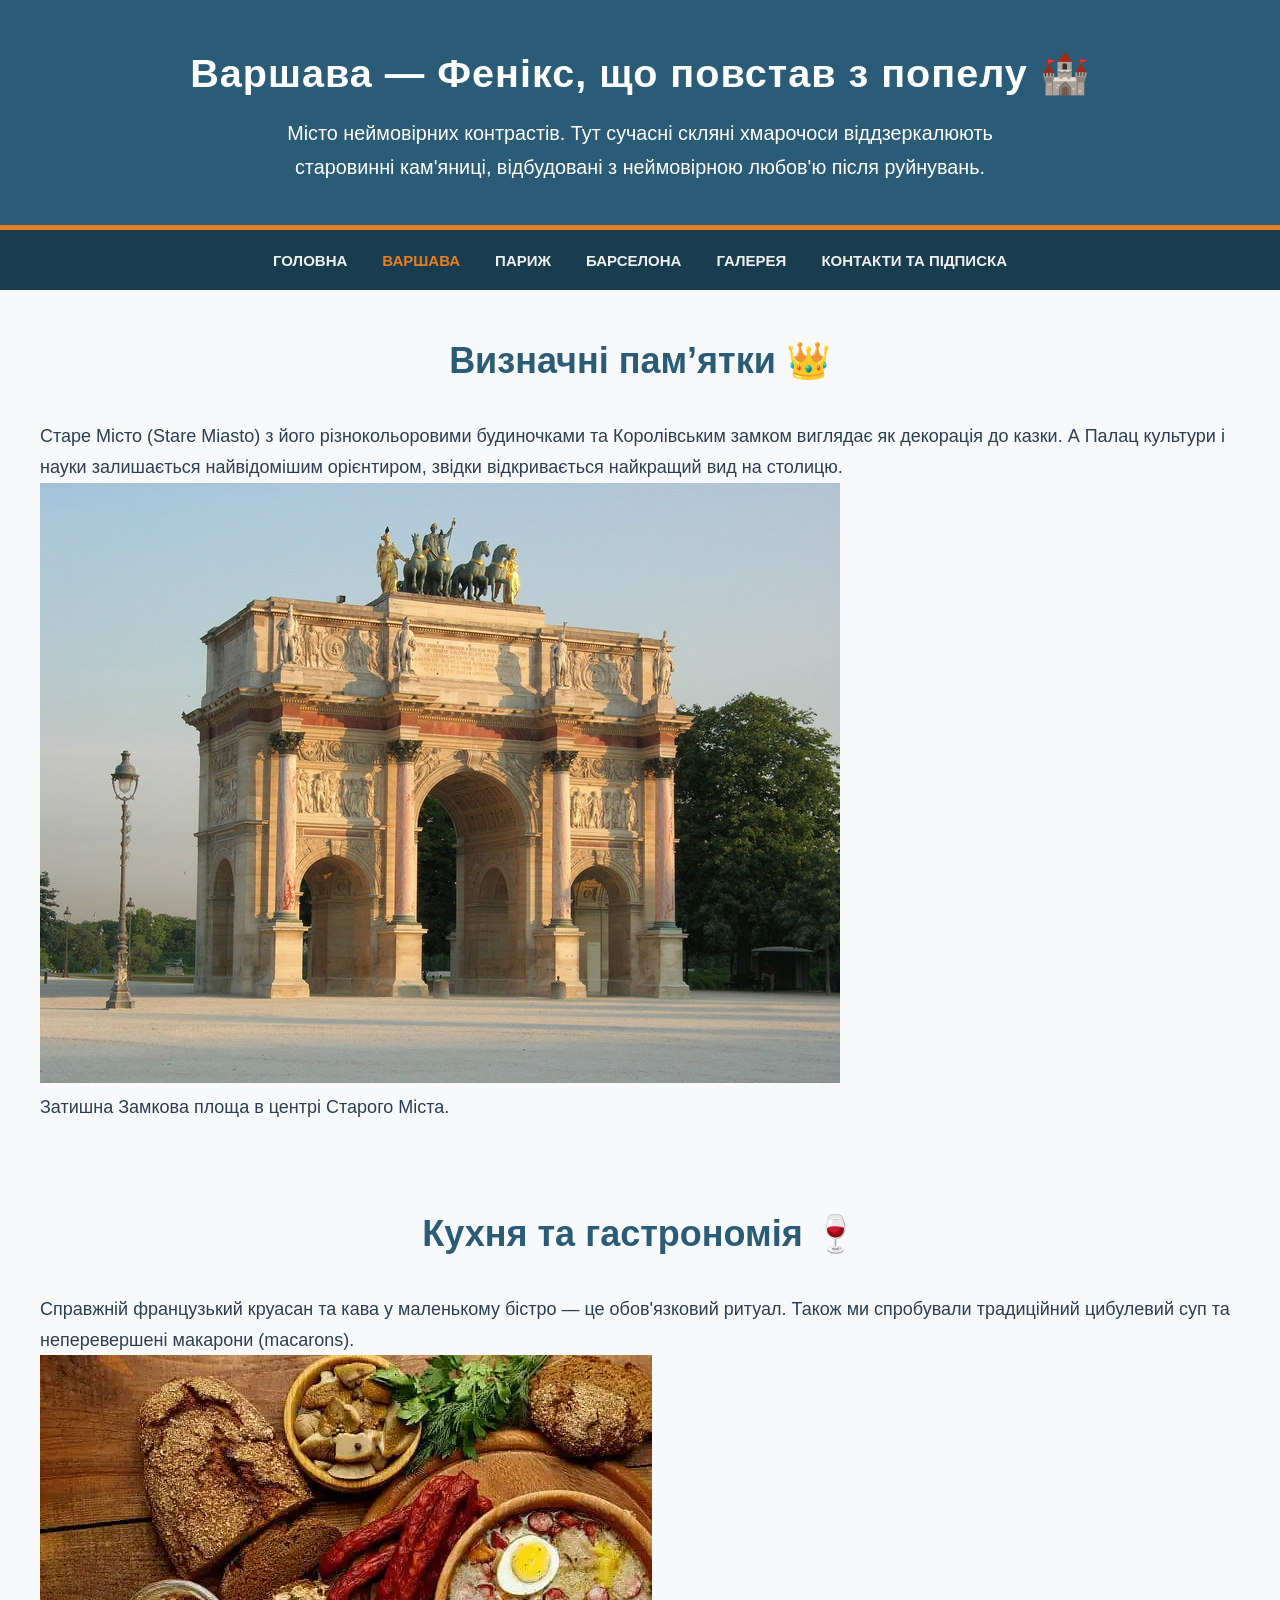
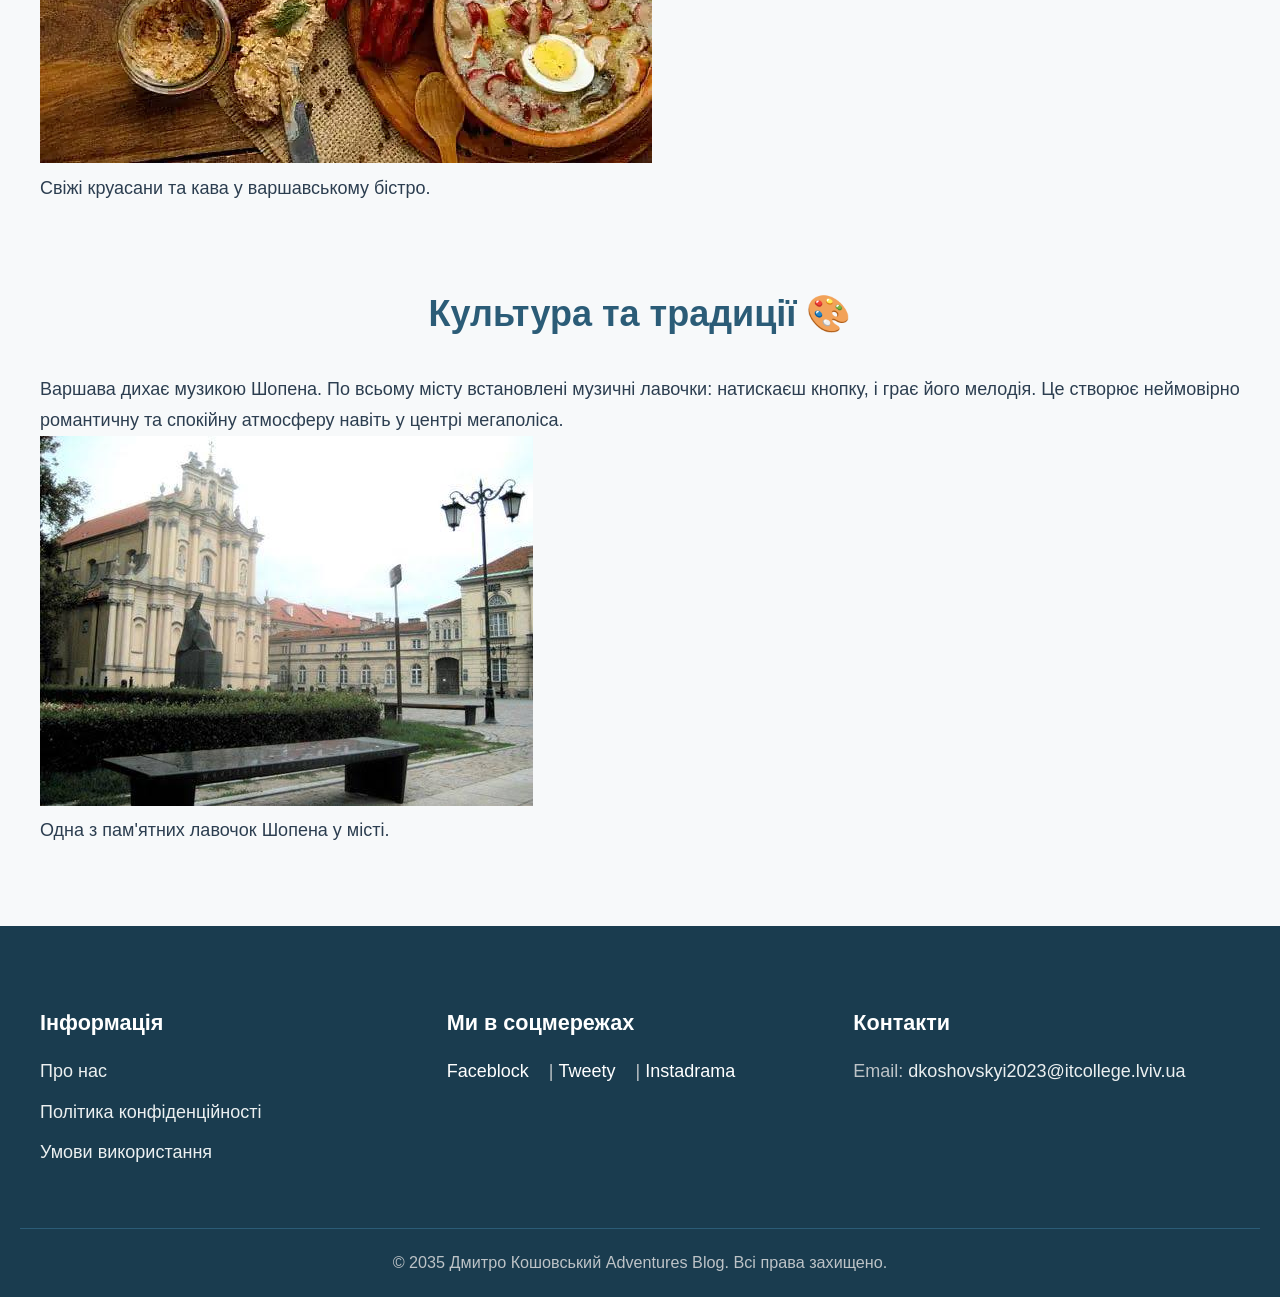
<file: Practical1/warsaw.html>
<!DOCTYPE html>
<html lang="uk">
<head>
    <meta charset="UTF-8">
    <meta name="viewport" content="width=device-width, initial-scale=1.0">
    <title>Варшава — Global Adventures Blog</title>
    <link rel="stylesheet" href="css/style.css">
    <link rel="icon" href="img/favicon.ico" type="image/x-icon">
</head>
<body>

    <header class="site-header">
        <h1>Варшава — Фенікс, що повстав з попелу <span role="img" aria-label="замок">🏰</span></h1>
        <p>Місто неймовірних контрастів. Тут сучасні скляні хмарочоси віддзеркалюють старовинні кам'яниці, відбудовані з неймовірною любов'ю після руйнувань.</p>
    </header>

    <nav class="main-nav">
        <ul>
            <li><a href="index.html">Головна</a></li>
            <li><a href="warsaw.html" class="active">Варшава</a></li>
            <li><a href="paris.html">Париж</a></li>
            <li><a href="barcelona.html">Барселона</a></li>
            <li><a href="gallery.html">Галерея</a></li>
            <li><a href="contact.html">Контакти та Підписка</a></li>
        </ul>
    </nav>

    <main>
        <section class="city-section">
            <h2>Визначні пам’ятки <span role="img" aria-label="корона">👑</span></h2>
            <p>Старе Місто (Stare Miasto) з його різнокольоровими будиночками та Королівським замком виглядає як декорація до казки. А Палац культури і науки залишається найвідомішим орієнтиром, звідки відкривається найкращий вид на столицю.</p>
            <figure>
                <img src="img/warsaw_pt.jpg" alt="Старе місто у Варшаві">
                <figcaption>Затишна Замкова площа в центрі Старого Міста.</figcaption>
            </figure>
        </section>

        <section class="city-section">
            <h2>Кухня та гастрономія <span role="img" aria-label="вино">🍷</span></h2>
            <p>Справжній французький круасан та кава у маленькому бістро — це обов'язковий ритуал. Також ми спробували традиційний цибулевий суп та неперевершені макарони (macarons).</p>
            <figure>
                <img src="img/warsaw_food.jpg" alt="Традиційна польська кухня">
                <figcaption>Свіжі круасани та кава у варшавському бістро.</figcaption>
            </figure>
        </section>

        <section class="city-section">
            <h2>Культура та традиції <span role="img" aria-label="палітра">🎨</span></h2>
            <p>Варшава дихає музикою Шопена. По всьому місту встановлені музичні лавочки: натискаєш кнопку, і грає його мелодія. Це створює неймовірно романтичну та спокійну атмосферу навіть у центрі мегаполіса.</p>
            <figure>
                <img src="img/warsaw_lavka.jpg" alt="Музична лавочка Шопена у Варшаві">
                <figcaption>Одна з пам'ятних лавочок Шопена у місті.</figcaption>
            </figure>
        </section>
    </main>

    <footer class="site-footer">
        <div class="footer-content">
            <div class="footer-links">
                <h4>Інформація</h4>
                <ul>
                    <li><a href="#">Про нас</a></li>
                    <li><a href="#">Політика конфіденційності</a></li>
                    <li><a href="#">Умови використання</a></li>
                </ul>
            </div>

            <div class="footer-socials">
                <h4>Ми в соцмережах</h4>
                <a href="#">Faceblock</a> |
                <a href="#">Tweety</a> |
                <a href="#">Instadrama</a>
            </div>

            <div class="footer-contact">
                <h4>Контакти</h4>
                <p>Email: <a href="mailto:dkoshovskyi2023@itcollege.lviv.ua">dkoshovskyi2023@itcollege.lviv.ua</a></p>
            </div>
        </div>
        <div class="footer-copyright">
            <p>&copy; 2035 Дмитро Кошовський Adventures Blog. Всі права захищено.</p>
        </div>
    </footer>

</body>
</html>
</file>
<file: lab5/css/styles.css>
* {
    box-sizing: border-box;
    margin: 0;
    padding: 0;
}

body {
    font-family: -apple-system, BlinkMacSystemFont, "Segoe UI", Roboto, "Helvetica Neue", Arial, sans-serif;
    background-color: #f8f9fa;
    color: #212529;
}


#logos_container {
    width: 100%;
    min-height: 90px;
    padding-top: 15px;
    padding-bottom: 15px;
    padding-left: 20px;
    padding-right: 20px;
    margin-bottom: 25px;
    border-bottom: 3px solid #1a3b5c;
    background-color: #ffffff;
}

.logos-wrapper {
    max-width: 1240px;
    width: 100%;
    margin-left: auto;
    margin-right: auto;
    display: flex;
    align-items: center;
    justify-content: flex-start;
    gap: 20px;
}

.logo-box {
    flex-shrink: 0;
    padding: 5px;
}

.logo-img {
    display: block;
    width: 75px;
    height: auto;
}

.title-box {
    display: flex;
    flex-direction: column;
    justify-content: center;
}


.site-title {
    font-family: "Open Sans", Arial, sans-serif;
    font-size: 1.35rem;       
    font-weight: 700;
    font-style: normal;
    line-height: 1.25;
    color: #1a3b5c;            
}

.site-subtitle {
    font-family: inherit;
    font-size: 0.9rem;
    font-weight: 400;
    line-height: 1.4;
    color: #555555;
    margin-top: 4px;
}

.logo-link {
    text-decoration: none;
    outline: none;
}
</file>
<file: Practical1/css/style.css>
body, h1, h2, h3, p, ul, li, figure, figcaption {
    margin: 0;
    padding: 0;
    list-style: none;
    font-family: 'Segoe UI', Tahoma, Geneva, Verdana, sans-serif;
}

body {
    line-height: 1.7;
    font-size: 18px;
    color: #2c3e50;
    background-color: #f7f9fa;
}

/* Шапка сайту (Header) */
header {
    background: #2b5c77;
    color: #ffffff;
    padding: 40px 20px;
    text-align: center;
    border-bottom: 5px solid #e67e22;
}

header h1 {
    margin-bottom: 10px;
    font-size: 2.2em;
    letter-spacing: 1px;
}

header p {
    max-width: 800px;
    margin: 0 auto;
    font-size: 1.1em;
}

nav ul {
    background: #1a3c4f;
    text-align: center;
    padding: 15px 0;
}

nav ul li {
    display: inline-block;
    margin: 0 15px;
}

nav ul li a {
    color: #ecf0f1;
    text-decoration: none;
    font-weight: 600;
    text-transform: uppercase;
    font-size: 15px;
    transition: color 0.3s ease;
}

nav ul li a:hover,
nav ul li a.active {
    color: #e67e22;
}

section {
    padding: 40px 20px;
    margin: 0 auto;
    max-width: 1200px;
}

section h2 {
    text-align: center;
    margin-bottom: 30px;
    font-size: 2em;
    color: #2b5c77;
}

.card-grid, 
#photo-gallery ul {
    display: flex;
    flex-wrap: wrap;
    justify-content: center;
    gap: 30px;
}

.city-card,
#photo-gallery li {
    width: 100%;
    max-width: 350px;
    background: #ffffff;
    border-radius: 12px;
    box-shadow: 0 5px 15px rgba(0,0,0,0.08);
    overflow: hidden;
    transition: transform 0.3s ease, box-shadow 0.3s ease;
}

.city-card:hover,
#photo-gallery li:hover {
    transform: translateY(-8px);
    box-shadow: 0 12px 20px rgba(0,0,0,0.12);
}

.city-card img,
#photo-gallery img {
    width: 100%;
    height: 240px;
    object-fit: cover;
    display: block;
}

.city-card figcaption,
#photo-gallery figcaption {
    padding: 25px;
    text-align: center;
}

.city-card h3 {
    margin-bottom: 10px;
    color: #2b5c77;
}

/* Кнопки */
.btn {
    display: inline-block;
    margin-top: 15px;
    padding: 10px 20px;
    background: #e67e22;
    color: #ffffff;
    text-decoration: none;
    border-radius: 6px;
    font-weight: bold;
    transition: background 0.3s ease;
}

.btn:hover {
    background: #d35400;
}

form {
    max-width: 600px;
    margin: 0 auto;
    padding: 35px;
    background: #ffffff;
    border-radius: 12px;
    box-shadow: 0 5px 15px rgba(0,0,0,0.08);
}

form label {
    display: block;
    margin-bottom: 8px;
    font-weight: 600;
    color: #2c3e50;
}

form input[type="text"],
form input[type="email"],
form textarea {
    width: 100%;
    box-sizing: border-box;
    padding: 12px;
    margin-bottom: 20px;
    border: 1px solid #ced4da;
    border-radius: 6px;
    font-family: inherit;
    font-size: 16px;
    transition: border-color 0.3s ease;
}

form input:focus,
form textarea:focus {
    outline: none;
    border-color: #2b5c77;
}

form button {
    display: block;
    width: 100%;
    background: #2b5c77;
    color: #ffffff;
    border: none;
    border-radius: 6px;
    padding: 15px;
    font-size: 18px;
    font-weight: bold;
    cursor: pointer;
    transition: background 0.3s ease;
}

form button:hover {
    background: #1a3c4f;
}

.site-footer {
    background: #1a3c4f;
    color: #bdc3c7;
    padding: 50px 20px 20px;
    margin-top: 40px;
}

.footer-content {
    display: flex;
    flex-wrap: wrap;
    justify-content: space-between;
    max-width: 1200px;
    margin: 0 auto 30px;
    gap: 20px;
}

.footer-content div {
    flex: 1;
    min-width: 250px;
    margin-bottom: 20px;
}

.footer-content h4 {
    color: #ffffff;
    margin-bottom: 15px;
    font-size: 1.2em;
}

.footer-links ul li {
    margin-bottom: 10px;
}

.site-footer a {
    color: #ecf0f1;
    text-decoration: none;
    transition: color 0.3s;
}

.site-footer a:hover {
    color: #e67e22;
}

.footer-socials a {
    display: inline-block;
    margin-right: 15px;
    color: #ffffff;
}

.footer-socials img {
    vertical-align: middle;
    border-radius: 4px;
}

.footer-copyright {
    text-align: center;
    padding-top: 20px;
    border-top: 1px solid #2b5c77;
    font-size: 0.9em;
}
</file>
